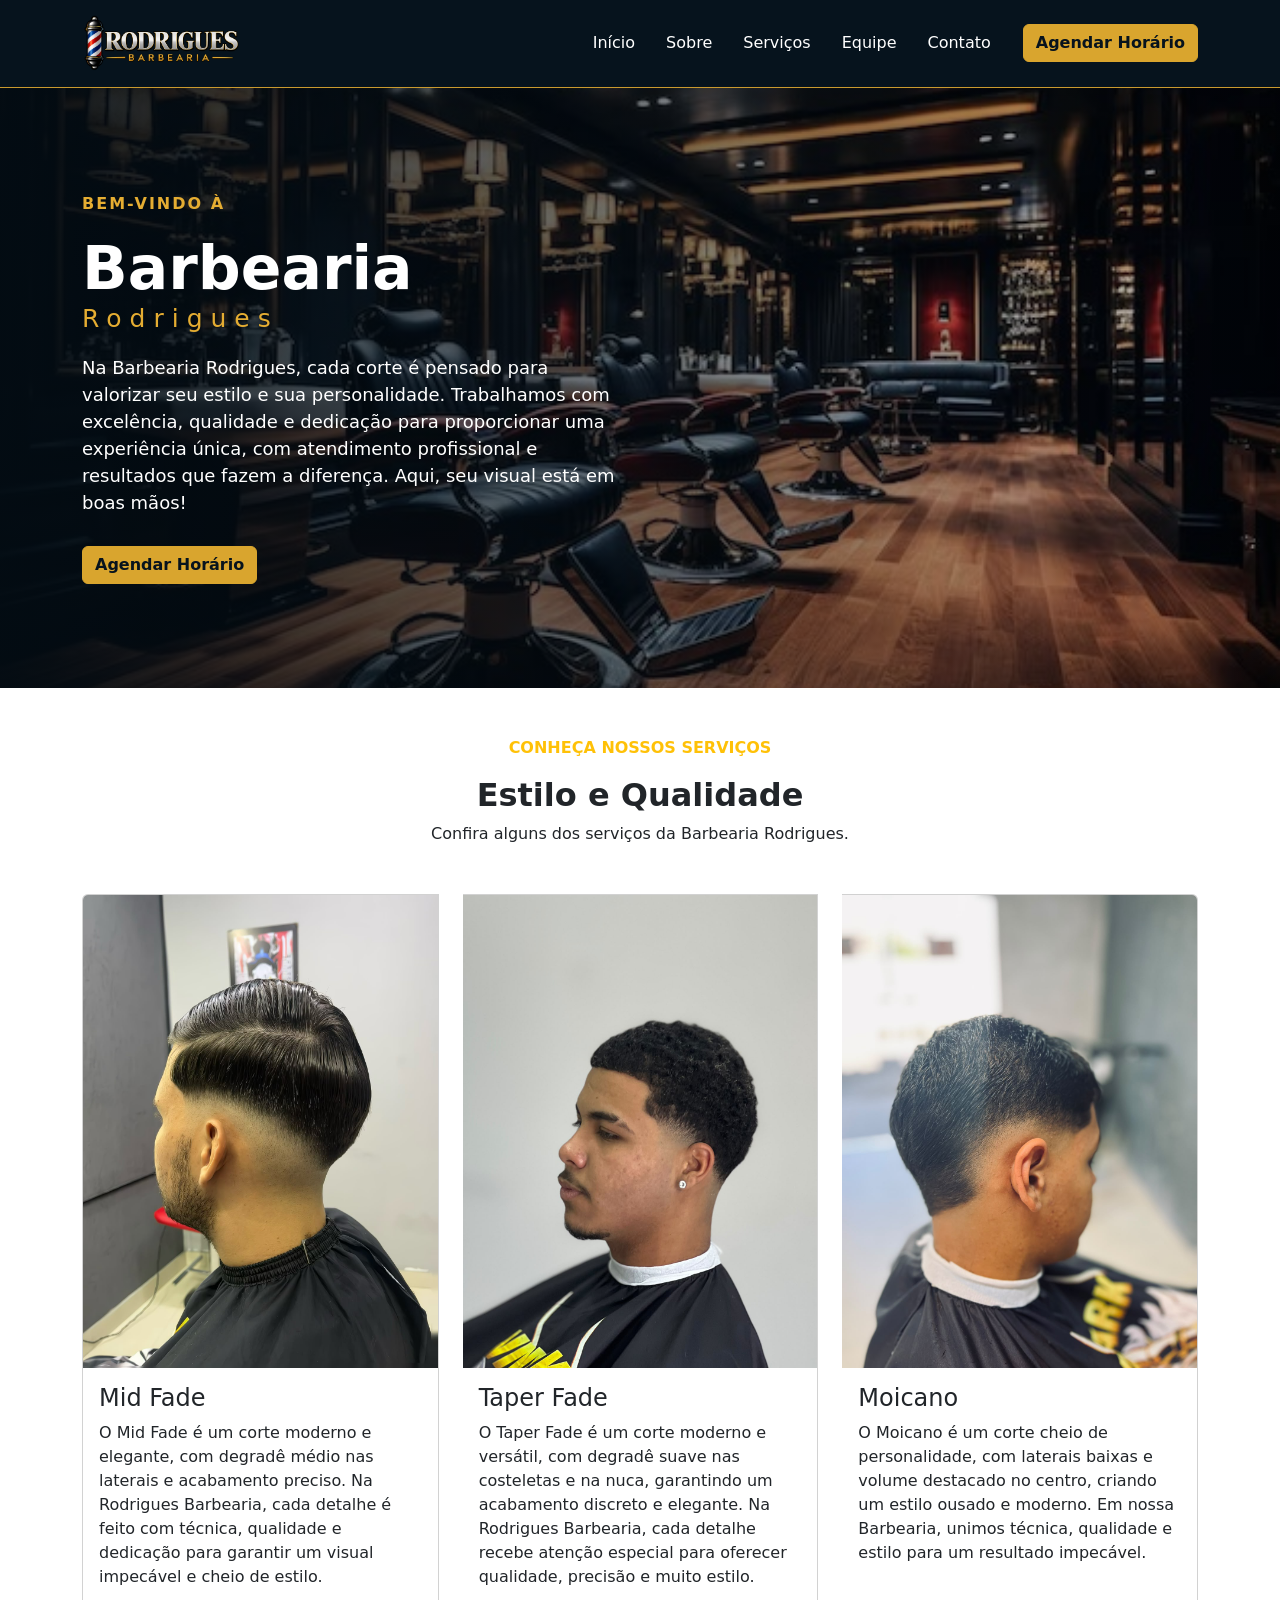
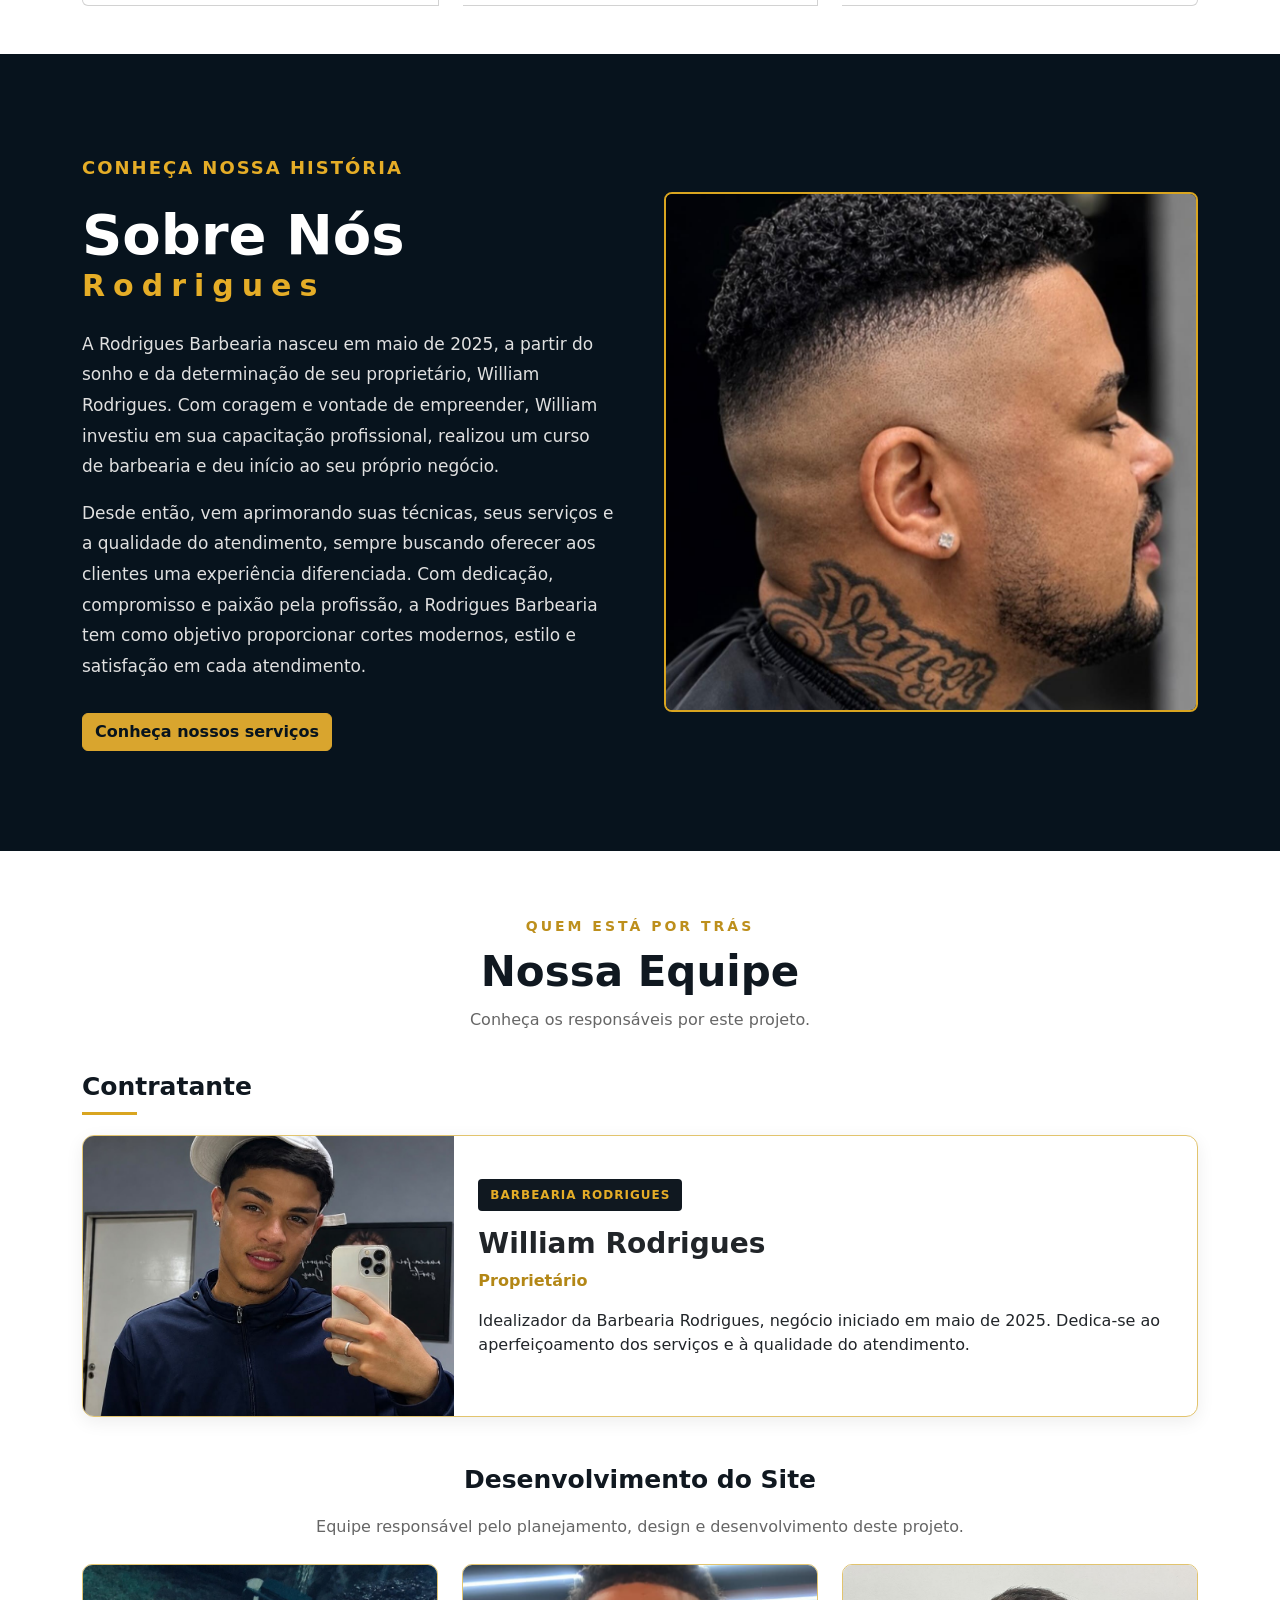
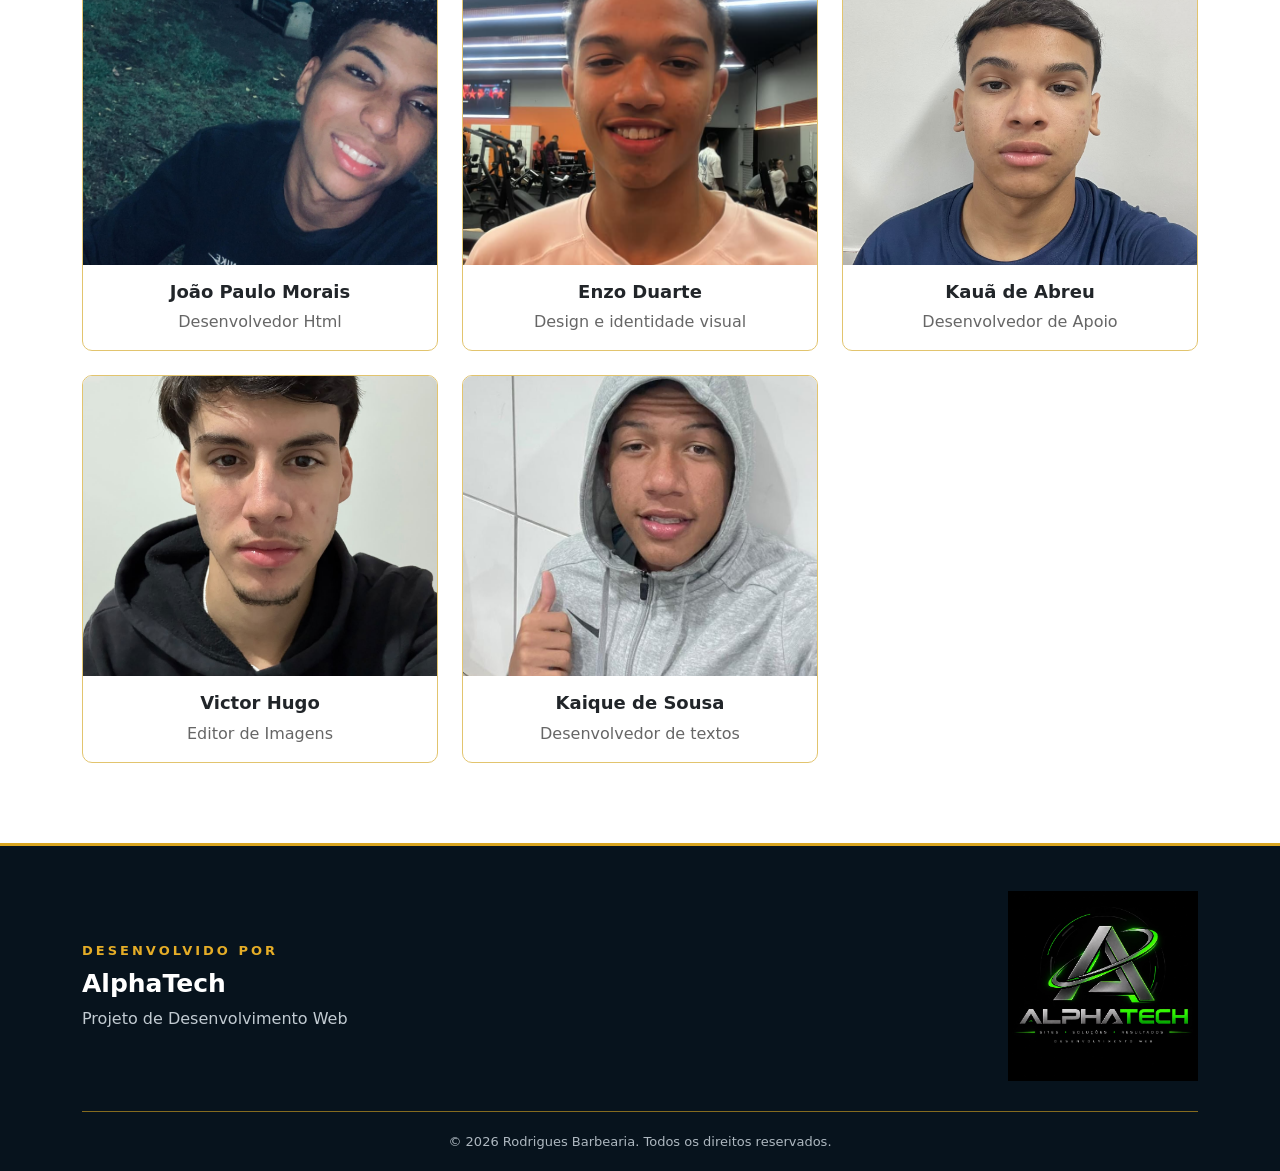
<file: index.html>
<!DOCTYPE html>
<html lang="pt-br">
<head>
    <meta charset="UTF-8">
    <meta name="viewport" content="width=device-width, initial-scale=1.0">
    <title>Barbearia Rodrigues</title>
    <link rel="icon" type="image/png" href="Imagens/LogoBarbearia.png">
    
    <!-- Bootstrap -->
    <link 
        href="https://cdn.jsdelivr.net/npm/bootstrap@5.3.8/dist/css/bootstrap.min.css" 
        rel="stylesheet">
    <!-- Nosso CSS -->
    <link rel="stylesheet" href="css/style.css">
</head>

<body>

    <!-- NAVBAR -->
    <nav class="navbar navbar-expand-lg" data-bs-theme="dark">

    <div class="container">

        <!-- LOGO -->
        <a class="navbar-brand" href="#inicio">
            <img src="Imagens/LogoNav.png" alt="Barbearia Rodrigues">
        </a>

        <!-- BOTÃO MOBILE -->
        <button 
            class="navbar-toggler"
            type="button"
            data-bs-toggle="collapse"
            data-bs-target="#menuNavbar"
            aria-controls="menuNavbar"
            aria-expanded="false"
            aria-label="Abrir menu">

            <span class="navbar-toggler-icon"></span>

        </button>

        <!-- LINKS -->
        <div class="collapse navbar-collapse" id="menuNavbar">

            <ul class="navbar-nav ms-auto">

                <li class="nav-item">
                    <a class="nav-link active" href="index.html">
                        Início
                    </a>
                </li>

                <li class="nav-item">
                    <a class="nav-link" href="#sobre">
                        Sobre
                    </a>
                </li>

                <li class="nav-item">
                    <a class="nav-link" href="#servicos">
                        Serviços
                    </a>
                </li>

                <li class="nav-item">
                    <a class="nav-link" href="#equipe">
                        Equipe
                    </a>
                </li>


                <li class="nav-item">
                    <a class="nav-link" href="https://www.instagram.com/rodriguess_cortes?obrf=MXJrN2traG5zN2w4OA==">
                        Contato
                    </a>
                </li>
            </ul>

            <!-- BOTÃO -->
            <a href="https://www.instagram.com/rodriguess_cortes?obrf=MXJrN2traG5zN2w4OA==" class="btn btn-agendar ms-lg-4">
                Agendar Horário
            </a>
        </div>
    </div>
</nav>
    <!-- FIM DA NAVBAR -->

    <section id="inicio" class="hero">
    <div class="container">
        <div class="hero-conteudo">
            <p class="subtitulo">BEM-VINDO À</p>
            <h1>Barbearia</h1>
            <h2>Rodrigues</h2>
            <p class="descricao">
                Na Barbearia Rodrigues, cada corte é pensado para valorizar seu estilo e sua personalidade. Trabalhamos com excelência, qualidade e dedicação para proporcionar uma experiência única, com atendimento profissional e resultados que fazem a diferença. Aqui, seu visual está em boas mãos!
            </p>
            <a href="https://www.instagram.com/rodriguess_cortes?obrf=MXJrN2traG5zN2w4OA==" class="btn btn-agendar">
                Agendar Horário
            </a>
        </div>
    </div>
</section>
    
    <!-- CONTEÚDO DO SITE -->

    
<!-- SEÇÃO DE CARDS -->
<section id="servicos" class="py-5">
    <div class="container">

        <div class="text-center mb-5">
            <p class="text-warning fw-bold">
                CONHEÇA NOSSOS SERVIÇOS
            </p>

            <h2 class="fw-bold">Estilo e Qualidade</h2>

            <p>
                Confira alguns dos serviços da Barbearia Rodrigues.
            </p>
        </div>
        <div class="card-group gap-4">

            <!-- CARD 1 -->
            <div class="card">
                <img src="Imagens/MidFade.jpg.jpeg"
                     class="card-img-top"
                     alt="Corte de cabelo masculino">

                <div class="card-body">
                    <h4 class="card-title">Mid Fade</h4>
                    <p class="card-text">
                        O Mid Fade é um corte moderno e elegante, com degradê médio nas laterais e acabamento preciso. Na Rodrigues Barbearia, cada detalhe é feito com técnica, qualidade e dedicação para garantir um visual impecável e cheio de estilo.
                    </p>
                </div>
            </div>

            <!-- CARD 2 -->
            <div class="card">
                <img src="Imagens/TaperFade.jpg.jpeg"
                     class="card-img-top"
                     alt="Serviço de barba">

                <div class="card-body">
                    <h4 class="card-title">Taper Fade</h4>
                    <p class="card-text">
                       O Taper Fade é um corte moderno e versátil, com degradê suave nas costeletas e na nuca, garantindo um acabamento discreto e elegante. Na Rodrigues Barbearia, cada detalhe recebe atenção especial para oferecer qualidade, precisão e muito estilo.
                    </p>
                </div>
            </div>

            <!-- CARD 3 -->
            <div class="card">
                <img src="Imagens/Moicano.jpg.jpeg"
                     class="card-img-top"
                     alt="Corte de cabelo e barba">

                <div class="card-body">
                    <h4 class="card-title">Moicano</h4>
                    <p class="card-text">
                       O Moicano é um corte cheio de personalidade, com laterais baixas e volume destacado no centro, criando um estilo ousado e moderno. Em nossa Barbearia, unimos técnica, qualidade e estilo para um resultado impecável.
                    </p>
                </div>
            </div>

        </div>
    </div>
</section>
<!-- FIM DA SEÇÃO DE CARDS -->

<!-- SEÇÃO SOBRE -->

<!-- SEÇÃO SOBRE NÓS -->
<section id="sobre" class="sobre-nos">
    <div class="container">
        <div class="row align-items-center g-5">

            <!-- TEXTO -->
            <div class="col-lg-6 sobre-conteudo">

                <p class="subtitulo">CONHEÇA NOSSA HISTÓRIA</p>

                <h2 class="sobre-titulo">
                    Sobre Nós
                </h2>

                <h3 class="sobre-nome">
                    Rodrigues
                </h3>

                <p class="sobre-descricao">
                    A Rodrigues Barbearia nasceu em maio de 2025, a partir do sonho e da determinação de seu proprietário, William Rodrigues. Com coragem e vontade de empreender, William investiu em sua capacitação profissional, realizou um curso de barbearia e deu início ao seu próprio negócio.

                </p>

                <p class="sobre-descricao">
                    Desde então, vem aprimorando suas técnicas, seus serviços e a qualidade do atendimento, sempre buscando oferecer aos clientes uma experiência diferenciada. Com dedicação, compromisso e paixão pela profissão, a Rodrigues Barbearia tem como objetivo proporcionar cortes modernos, estilo e satisfação em cada atendimento.
                </p>

                <a href="#servicos" class="btn btn-agendar mt-3">
                    Conheça nossos serviços
                </a>

            </div>

            <!-- FOTO -->
            <div class="col-lg-6">
                <div class="sobre-imagem">
                    <img
                        src="Imagens/SobreFnd.jpeg"
                        alt="Corte realizado na Barbearia Rodrigues"
                        class="img-fluid">
                </div>
            </div>

        </div>
    </div>
</section>
<!-- FIM SOBRE NÓS -->

<!-- SEÇÃO EQUIPE -->

<!-- SEÇÃO EQUIPE -->
<section id="equipe" class="equipe">
    <div class="container">

        <!-- TÍTULO -->
        <div class="equipe-cabecalho text-center">
            <p class="equipe-subtitulo">QUEM ESTÁ POR TRÁS</p>
            <h2>Nossa Equipe</h2>
            <p>Conheça os responsáveis por este projeto.</p>
        </div>

        <!-- CONTRATANTE -->
        <h3 class="equipe-divisao">Contratante</h3>

        <div class="card contratante-card mb-5">
            <div class="row g-0 align-items-center">

                <div class="col-md-4">
                    <img
                        src="Imagens/WilliamPRP.jpeg"
                        class="foto-contratante"
                        alt="William Rodrigues">
                </div>

                <div class="col-md-8">
                    <div class="card-body p-4">
                        <span class="equipe-etiqueta">
                             BARBEARIA RODRIGUES
                        </span>

                        <h3 class="mt-3">William Rodrigues</h3>

                        <p class="cargo">Proprietário</p>

                        <p>
                            Idealizador da Barbearia Rodrigues,
                            negócio iniciado em maio de 2025.
                            Dedica-se ao aperfeiçoamento dos
                            serviços e à qualidade do atendimento.
                        </p>
                    </div>
                </div>

            </div>
        </div>

        <!-- DESENVOLVEDORES -->
        <div class="text-center equipe-desenvolvimento">
            <h3>Desenvolvimento do Site</h3>
            <p>
                Equipe responsável pelo planejamento,
                design e desenvolvimento deste projeto.
            </p>
        </div>

        <div class="row g-4">

            <!-- INTEGRANTE 1 -->
            <div class="col-12 col-md-4">
                <div class="card desenvolvedor-card h-100">
                    <img
                        src="Imagens/JoãoEQP.jpeg"
                        class="foto-desenvolvedor"
                        alt="Integrante 1">

                    <div class="card-body text-center">
                        <h4>João Paulo Morais</h4>
                        <p>Desenvolvedor Html</p>
                    </div>
                </div>
            </div>

            <!-- INTEGRANTE 2 -->
            <div class="col-12 col-md-4">
                <div class="card desenvolvedor-card h-100">
                    <img
                        src="Imagens/EnzpEQP.jpeg"
                        class="foto-desenvolvedor"
                        alt="Integrante 2">

                    <div class="card-body text-center">
                        <h4>Enzo Duarte</h4>
                        <p>Design e identidade visual</p>
                    </div>
                </div>
            </div>

            <!-- INTEGRANTE 3 -->
            <div class="col-12 col-md-4">
                <div class="card desenvolvedor-card h-100">
                    <img
                        src="Imagens/KauãEQP.jpeg"
                        class="foto-desenvolvedor"
                        alt="Integrante 3">

                    <div class="card-body text-center">
                        <h4>Kauã de Abreu</h4>
                        <p>Desenvolvedor de Apoio</p>
                    </div>
                </div>
            </div>

            <!-- INTEGRANTE 4 -->
            <div class="col-12 col-md-4">
                <div class="card desenvolvedor-card h-100">
                    <img
                        src="Imagens/VictorEQP.jpeg"
                        class="foto-desenvolvedor"
                        alt="Integrante 4">

                    <div class="card-body text-center">
                        <h4>Victor Hugo</h4>
                        <p>Editor de Imagens</p>
                    </div>
                </div>
            </div>

            <!-- INTEGRANTE 5 -->
            <div class="col-12 col-md-4">
                <div class="card desenvolvedor-card h-100">
                    <img
                        src="Imagens/KaiqueEQP.jpeg"
                        class="foto-desenvolvedor"
                        alt="Integrante 5">

                    <div class="card-body text-center">
                        <h4>Kaique de Sousa</h4>
                        <p>Desenvolvedor de textos</p>
                    </div>
                </div>
            </div>

        </div>
    </div>
</section>
<!-- FIM DA EQUIPE -->

<!-- FIM DA SEÇÃO EQUIPE -->


<!-- RODAPÉ -->
<footer class="rodape">
    <div class="container">

        <div class="row align-items-center gy-4">

            <!-- DESENVOLVIDO POR -->
            <div class="col-md-8">
                <p class="rodape-legenda">DESENVOLVIDO POR</p>

                <h3 class="rodape-titulo">
                    AlphaTech
                </h3>

                <p class="rodape-descricao">
                    Projeto de Desenvolvimento Web
                </p>
            </div>

            <!-- ESPAÇO PARA A LOGO -->
            <div class="col-md-4 text-md-end">
                <a href="#inicio" class="rodape-logo">
                    <img
                        src="Imagens/LOGOdev.jpeg"
                        alt="Logo da Desenvolvedora do Site">
                </a>
            </div>
        </div>
        <hr class="rodape-linha">
        <div class="rodape-final text-center">
            <p>
                &copy; 2026 Rodrigues Barbearia.
                Todos os direitos reservados.
            </p>
        </div>
    </div>
</footer>
<!-- FIM DO RODAPÉ -->
    <!-- JavaScript do Bootstrap -->
    <script src="https://cdn.jsdelivr.net/npm/bootstrap@5.3.8/dist/js/bootstrap.bundle.min.js"></script>
</body>
</html>
</file>
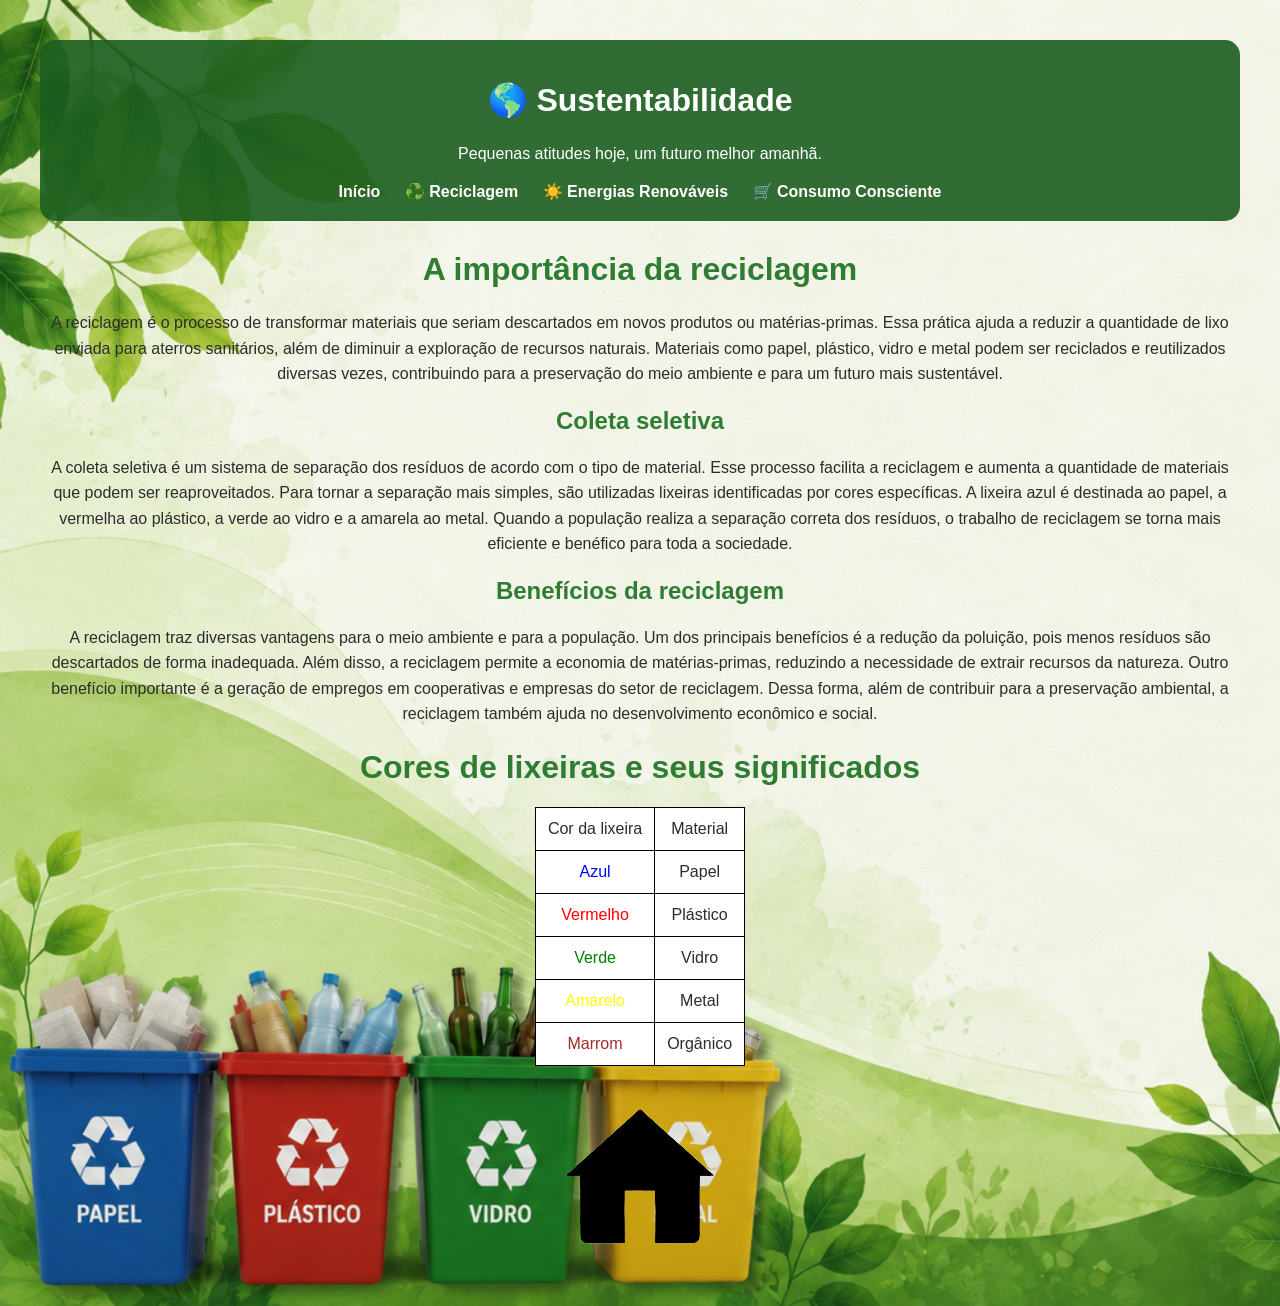
<file: página 1.html>
<!doctype html>
<html lang="pt-br">
    <head>
        <title>Reciclagem</title>
        <meta charset="utf-8">
        <link rel="stylesheet" href="css/styles.css">
    </head>
    <body background="imagens/fundo3.png" class="reciclagem">
    <header>
    <h1>🌎 Sustentabilidade</h1>
    <p>Pequenas atitudes hoje, um futuro melhor amanhã.</p>

    <nav>
        <a href="index.html">Início</a>
        <a href="página 1.html">♻️ Reciclagem</a>
        <a href="página 2.html">☀️ Energias Renováveis</a>
        <a href="página 3.html">🛒 Consumo Consciente</a>
    </nav>
</header>

        <h1>A importância da reciclagem</h1>
        <p>A reciclagem é o processo de transformar materiais que seriam descartados em novos produtos ou matérias-primas. Essa prática ajuda a reduzir a quantidade de lixo enviada para aterros sanitários, além de diminuir a exploração de recursos naturais. Materiais como papel, plástico, vidro e metal podem ser reciclados e reutilizados diversas vezes, contribuindo para a preservação do meio ambiente e para um futuro mais sustentável.</p>
       
        <h2>Coleta seletiva</h2>
        <p>A coleta seletiva é um sistema de separação dos resíduos de acordo com o tipo de material. Esse processo facilita a reciclagem e aumenta a quantidade de materiais que podem ser reaproveitados. Para tornar a separação mais simples, são utilizadas lixeiras identificadas por cores específicas. A lixeira azul é destinada ao papel, a vermelha ao plástico, a verde ao vidro e a amarela ao metal. Quando a população realiza a separação correta dos resíduos, o trabalho de reciclagem se torna mais eficiente e benéfico para toda a sociedade.</p>
        

        <h2>Benefícios da reciclagem</h2>
        <p>A reciclagem traz diversas vantagens para o meio ambiente e para a população. Um dos principais benefícios é a redução da poluição, pois menos resíduos são descartados de forma inadequada. Além disso, a reciclagem permite a economia de matérias-primas, reduzindo a necessidade de extrair recursos da natureza. Outro benefício importante é a geração de empregos em cooperativas e empresas do setor de reciclagem. Dessa forma, além de contribuir para a preservação ambiental, a reciclagem também ajuda no desenvolvimento econômico e social.</p>

        <h1>Cores de lixeiras e seus significados</h1>
        
         <center>
        <table border="1px" bordercolor="black" cellpadding="50px">
        
            <TR>
                <TD>Cor da lixeira</TD>
                <TD>Material</TD>
            </TR>
            
            <TR>
                <TD><FONT color="blue">Azul</FONT></TD>
                <TD>Papel</TD>
            </TR>
            
            <TR>
                <TD><FONT color="red">Vermelho</FONT></TD>
                <TD>Plástico</TD>
            </TR>
            
            <TR>
                <TD><FONT color="Green">Verde</FONT></TD>
                <TD>Vidro</TD>
            </TR>
            
            <TR>
                <TD><FONT color="yellow">Amarelo</FONT></TD>
                <TD>Metal</TD>
            </TR>
            
            <TR>
                <TD><FONT color="brown">Marrom</FONT></TD>
                <TD>Orgânico</TD>
            </TR>
        
        </table>
        </center>

        <a href="index.html"><img src="imagens/voltar.png"></a>
        
    </body>
</html>
</file>
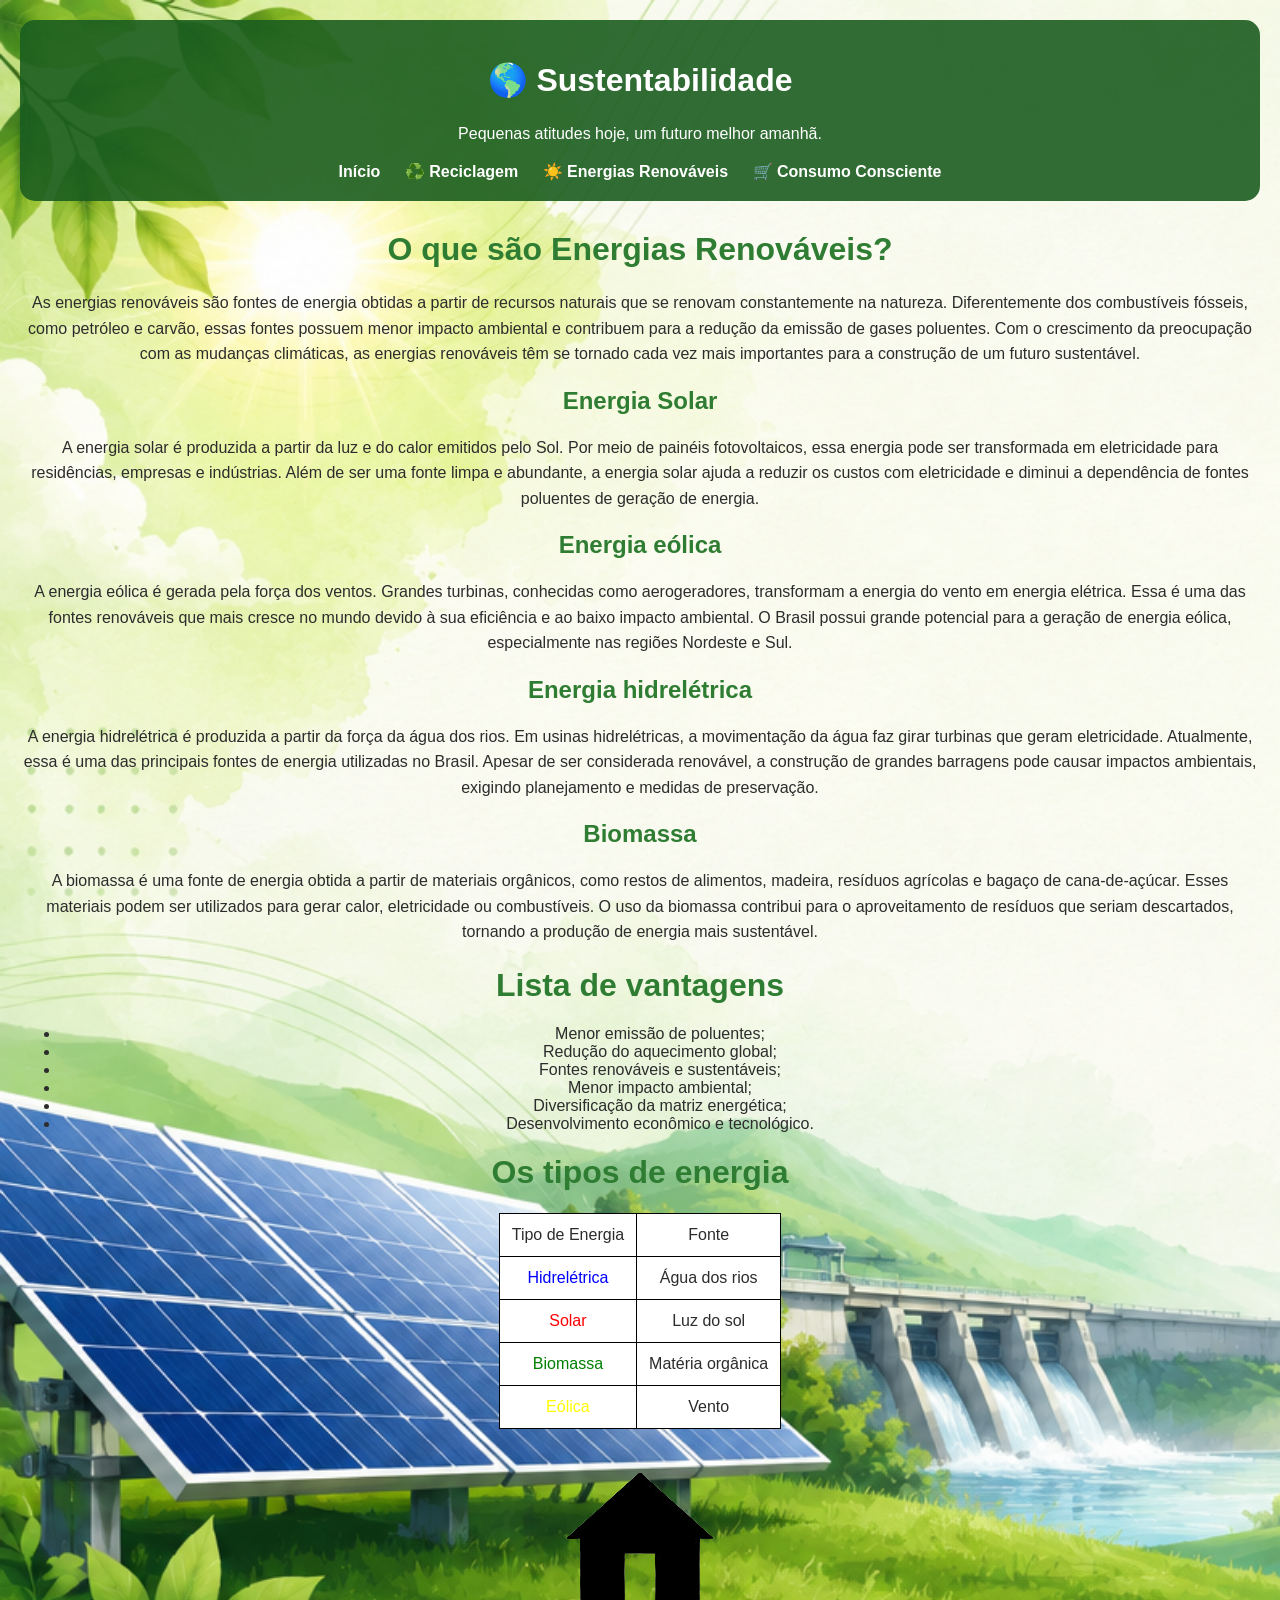
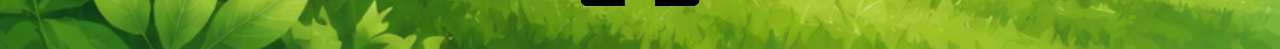
<file: página 2.html>
<!doctype html>
<html lang="pt-br">
    <head>
        <title>Energia Solar</title>
        <meta charset="utf-8">
        <link rel="stylesheet" href="css/styles.css">
    </head>
    <body background="imagens/fundo2.png" class="renovavel">
    <header>
    <h1>🌎 Sustentabilidade</h1>
    <p>Pequenas atitudes hoje, um futuro melhor amanhã.</p>

    <nav>
        <a href="index.html">Início</a>
        <a href="página 1.html">♻️ Reciclagem</a>
        <a href="página 2.html">☀️ Energias Renováveis</a>
        <a href="página 3.html">🛒 Consumo Consciente</a>
    </nav>
</header>

        <h1>O que são Energias Renováveis?</h1>
       <p>As energias renováveis são fontes de energia obtidas a partir de recursos naturais que se renovam constantemente na natureza. Diferentemente dos combustíveis fósseis, como petróleo e carvão, essas fontes possuem menor impacto ambiental e contribuem para a redução da emissão de gases poluentes. Com o crescimento da preocupação com as mudanças climáticas, as energias renováveis têm se tornado cada vez mais importantes para a construção de um futuro sustentável.</p>
      
        <h2>Energia Solar</h2>
        <p>A energia solar é produzida a partir da luz e do calor emitidos pelo Sol. Por meio de painéis fotovoltaicos, essa energia pode ser transformada em eletricidade para residências, empresas e indústrias. Além de ser uma fonte limpa e abundante, a energia solar ajuda a reduzir os custos com eletricidade e diminui a dependência de fontes poluentes de geração de energia.</p>

        <h2>Energia eólica</h2>
        <p>A energia eólica é gerada pela força dos ventos. Grandes turbinas, conhecidas como aerogeradores, transformam a energia do vento em energia elétrica. Essa é uma das fontes renováveis que mais cresce no mundo devido à sua eficiência e ao baixo impacto ambiental. O Brasil possui grande potencial para a geração de energia eólica, especialmente nas regiões Nordeste e Sul.</p>
       
       <h2>Energia hidrelétrica</h2>
       <p>A energia hidrelétrica é produzida a partir da força da água dos rios. Em usinas hidrelétricas, a movimentação da água faz girar turbinas que geram eletricidade. Atualmente, essa é uma das principais fontes de energia utilizadas no Brasil. Apesar de ser considerada renovável, a construção de grandes barragens pode causar impactos ambientais, exigindo planejamento e medidas de preservação.</p>
       
       <h2>Biomassa</h2>
       <p>A biomassa é uma fonte de energia obtida a partir de materiais orgânicos, como restos de alimentos, madeira, resíduos agrícolas e bagaço de cana-de-açúcar. Esses materiais podem ser utilizados para gerar calor, eletricidade ou combustíveis. O uso da biomassa contribui para o aproveitamento de resíduos que seriam descartados, tornando a produção de energia mais sustentável.</p>
      
      <h1>Lista de vantagens</h1>
      <center>
        <ul>
            <li>Menor emissão de poluentes;</li>
            <li>Redução do aquecimento global;</li>
            <li>Fontes renováveis e sustentáveis;</li>
            <li>Menor impacto ambiental;</li>
            <li>Diversificação da matriz energética;</li>
            <li>Desenvolvimento econômico e tecnológico.</li>
        </ul>
      </center>
      
        <h1>Os tipos de energia</h1>
        
         <center>
        <table border="1px" bordercolor="black" cellpadding="50px">
        
            <TR>
                <TD>Tipo de Energia</TD>
                <TD>Fonte</TD>
            </TR>
            
            <TR>
                <TD><FONT color="blue">Hidrelétrica</FONT></TD>
                <TD>Água dos rios</TD>
            </TR>
            
            <TR>
                <TD><FONT color="red">Solar</FONT></TD>
                <TD>Luz do sol</TD>
            </TR>
            
            <TR>
                <TD><FONT color="Green">Biomassa</FONT></TD>
                <TD>Matéria orgânica</TD>
            </TR>
            
            <TR>
                <TD><FONT color="yellow">Eólica</FONT></TD>
                <TD>Vento</TD>
            </TR>
        
        </table>
        </center>

        <a href="index.html"><img src="imagens/voltar.png"></a>
        
    </body>
</html>
</file>
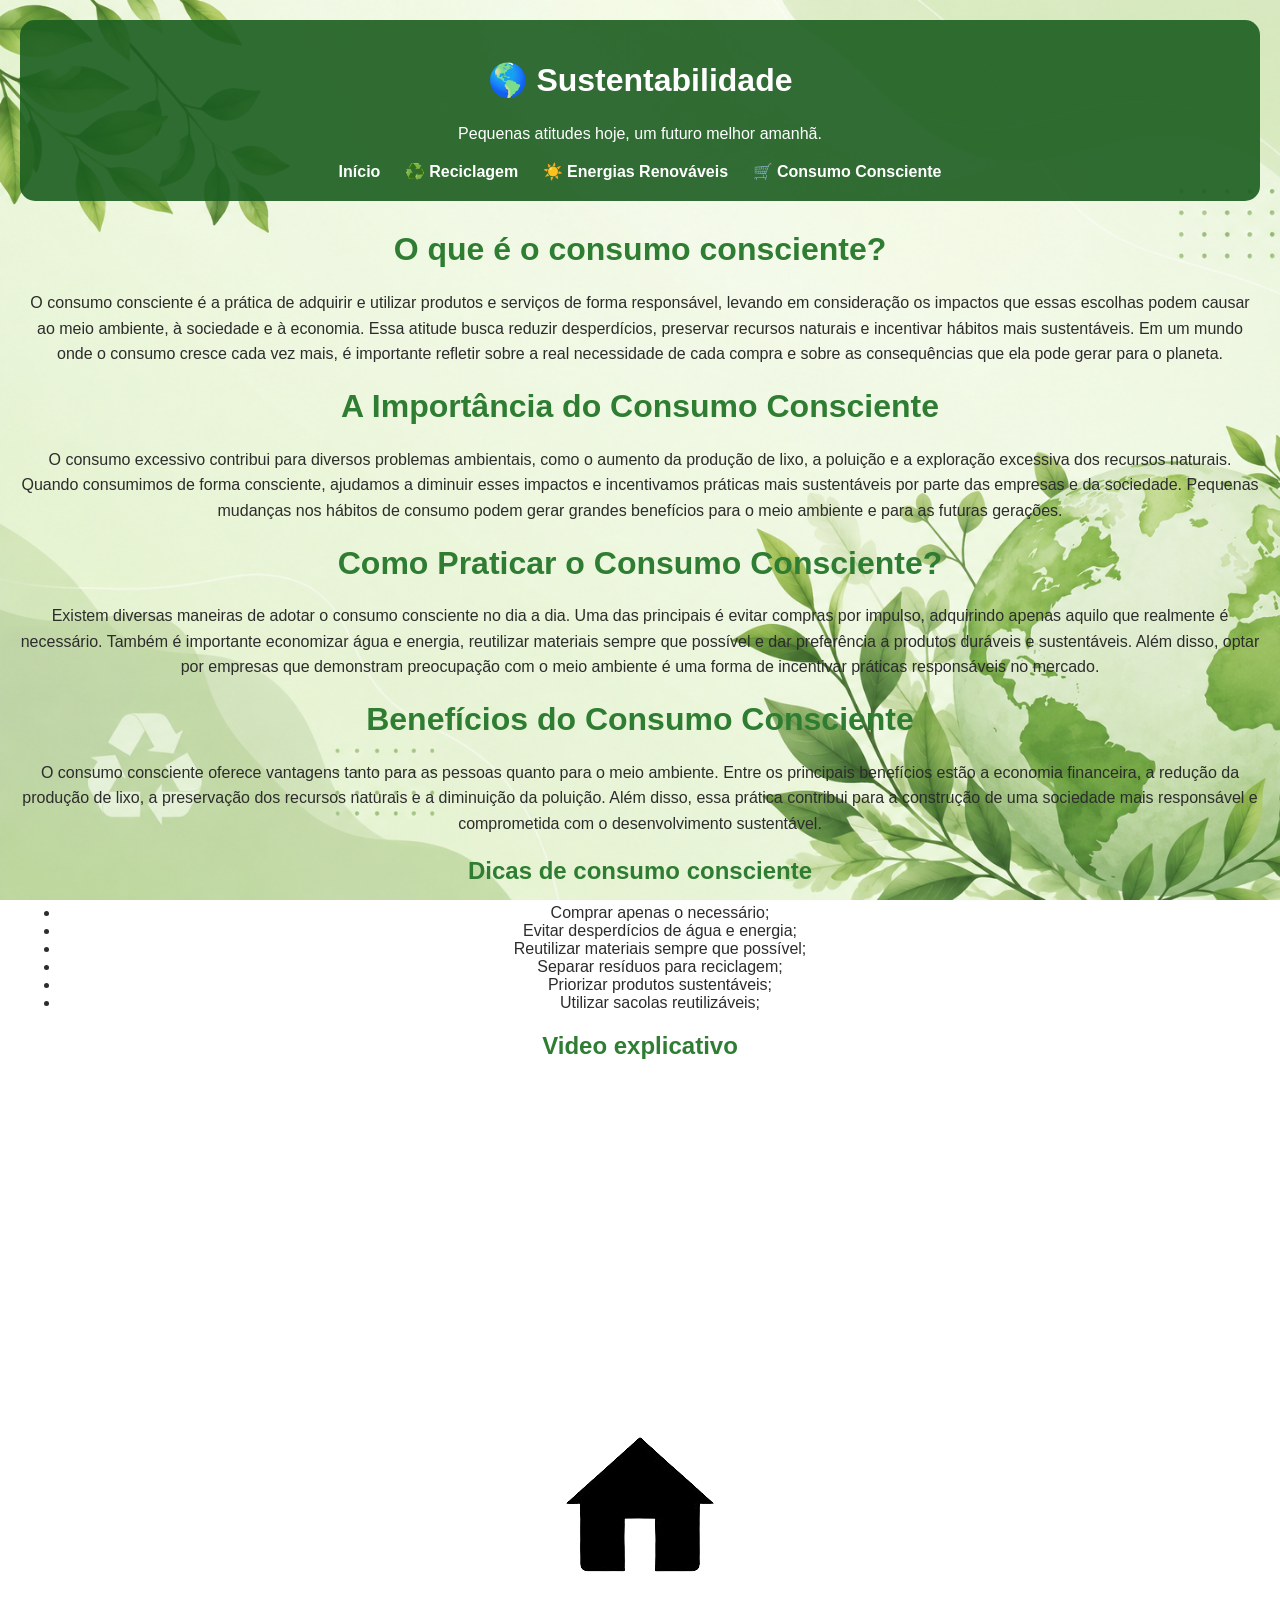
<file: página 3.html>
<!doctype html>
<html lang="pt-br">
    <head>
        <link rel="stylesheet" href="css/styles.css">
        <title>Consumo consciente</title>
        <meta charset="utf-8">
        
    </head>

    <body background="imagens/fundo1.png" class="inicio">

    <header>
    <h1>🌎 Sustentabilidade</h1>
    <p>Pequenas atitudes hoje, um futuro melhor amanhã.</p>

    <nav>
        <a href="index.html">Início</a>
        <a href="página 1.html">♻️ Reciclagem</a>
        <a href="página 2.html">☀️ Energias Renováveis</a>
        <a href="página 3.html">🛒 Consumo Consciente</a>
    </nav>
</header>


        <h1>O que é o consumo consciente?</h1>
       <p>O consumo consciente é a prática de adquirir e utilizar produtos e serviços de forma responsável, levando em consideração os impactos que essas escolhas podem causar ao meio ambiente, à sociedade e à economia. Essa atitude busca reduzir desperdícios, preservar recursos naturais e incentivar hábitos mais sustentáveis. Em um mundo onde o consumo cresce cada vez mais, é importante refletir sobre a real necessidade de cada compra e sobre as consequências que ela pode gerar para o planeta.</p>
      
        <h1>A Importância do Consumo Consciente</h1>
        <p>O consumo excessivo contribui para diversos problemas ambientais, como o aumento da produção de lixo, a poluição e a exploração excessiva dos recursos naturais. Quando consumimos de forma consciente, ajudamos a diminuir esses impactos e incentivamos práticas mais sustentáveis por parte das empresas e da sociedade. Pequenas mudanças nos hábitos de consumo podem gerar grandes benefícios para o meio ambiente e para as futuras gerações.</p>

        <h1>Como Praticar o Consumo Consciente?</h1>
        <p>Existem diversas maneiras de adotar o consumo consciente no dia a dia. Uma das principais é evitar compras por impulso, adquirindo apenas aquilo que realmente é necessário. Também é importante economizar água e energia, reutilizar materiais sempre que possível e dar preferência a produtos duráveis e sustentáveis. Além disso, optar por empresas que demonstram preocupação com o meio ambiente é uma forma de incentivar práticas responsáveis no mercado.</p>
       
       <h1>Benefícios do Consumo Consciente</h1>
       <p>O consumo consciente oferece vantagens tanto para as pessoas quanto para o meio ambiente. Entre os principais benefícios estão a economia financeira, a redução da produção de lixo, a preservação dos recursos naturais e a diminuição da poluição. Além disso, essa prática contribui para a construção de uma sociedade mais responsável e comprometida com o desenvolvimento sustentável.</p>
       
    
      <h2>Dicas de consumo consciente</h2>
      <center>
        <ul>
            <li>Comprar apenas o necessário;</li>
            <li>Evitar desperdícios de água e energia;</li>
            <li>Reutilizar materiais sempre que possível;</li>
            <li>Separar resíduos para reciclagem;</li>
            <li>Priorizar produtos sustentáveis;</li>
            <li>Utilizar sacolas reutilizáveis;</li>
        </ul>
     </center>
       <h2>Video explicativo</h2>
       <center>
       <iframe width="650" height="310" src="https://www.youtube.com/embed/3_eQ9iqdMDM" title="Consumo Consciente e Sustentabilidade - Construindo um Futuro Responsável" frameborder="0" allow="accelerometer; autoplay; clipboard-write; encrypted-media; gyroscope; picture-in-picture; web-share" referrerpolicy="strict-origin-when-cross-origin" allowfullscreen></iframe>
    </center>
        <a href="index.html"><img src="imagens/voltar.png"></a>
        
    </body>
</html>
</file>
<file: css/style.css>
.navbar {
    background-color: #06131d;
    border-bottom: 1px solid #c99a2e;
}

.navbar-brand img {
    width: 160px;
    height: auto;
}

.navbar .nav-link {
    color: #ffffff;
    margin-left: 15px;
}

.navbar .nav-link:hover {
    color: #d9a52e;
}

.btn-agendar {
    background-color: #d9a52e;
    color: #07131d;
    border: 1px solid #d9a52e;
    font-weight: bold;
}

.btn-agendar:hover {
    background-color: transparent;
    color: #d9a52e;
}

.hero {
    min-height: 600px;

    background-image: 
        linear-gradient(
            to right,
            rgba(3, 12, 19, 0.95),
            rgba(3, 12, 19, 0.55),
            rgba(3, 12, 19, 0.20)
        ),
        url("../Imagens/barbearia_fundo.png");

    background-size: cover;
    background-position: center;
    background-repeat: no-repeat;

    display: flex;
    align-items: center;
}


.hero-conteudo {
    max-width: 550px;
}

.subtitulo {
    color: #e5ad32;
    font-weight: bold;
    letter-spacing: 2px;
}

.hero h1 {
    color: white;
    font-size: 60px;
    font-weight: bold;
    margin: 0;
}

.hero h2 {
    color: #e5ad32;
    font-size: 25px;
    letter-spacing: 8px;
    margin-bottom: 20px;
}

.descricao {
    color: white;
    font-size: 18px;
    margin-bottom: 30px;
    
}

html {
    scroll-behavior: smooth;
}

#servicos {
    scroll-margin-top: 105px;
}


/* SEÇÃO SOBRE NÓS */
.sobre-nos {
    background-color: #07131d;
    color: #ffffff;
    padding: 100px 0;
}

/* Subtítulo dourado */
.sobre-nos .subtitulo {
    color: #e5ad27;
    font-size: 18px;
    font-weight: bold;
    letter-spacing: 2px;
    margin-bottom: 20px;
}

/* Título principal */
.sobre-titulo {
    color: #ffffff;
    font-size: 56px;
    font-weight: bold;
    margin-bottom: 0;
}

/* Nome da barbearia */
.sobre-nome {
    color: #e5ad27;
    font-size: 30px;
    font-weight: bold;
    letter-spacing: 8px;
    margin-bottom: 25px;
}

/* Texto da história */
.sobre-descricao {
    color: #e0e0e0;
    font-size: 17px;
    line-height: 1.8;
}

/* Imagem */
.sobre-imagem img {
    width: 100%;
    height: 520px;
    object-fit: cover;
    object-position: center;
    border-radius: 8px;
    border: 2px solid #d9a520;
}

/* Responsividade */
@media (max-width: 767px) {
    .sobre-nos {
        padding: 60px 0;
    }

    .sobre-titulo {
        font-size: 42px;
    }

    .sobre-nome {
        font-size: 25px;
        letter-spacing: 5px;
    }

    .sobre-imagem img {
        height: 400px;
    }
}



/* SEÇÃO EQUIPE */
.equipe {
    background: #fff;
    color: #101820;
    padding: 65px 0 80px;
}

.equipe-cabecalho {
    margin-bottom: 40px;
}

.equipe-subtitulo {
    color: #bd8f1c;
    font-size: 14px;
    font-weight: 700;
    letter-spacing: 3px;
    margin-bottom: 10px;
}

.equipe-cabecalho h2 {
    font-size: 42px;
    font-weight: 700;
    margin-bottom: 10px;
}

.equipe-cabecalho > p:last-child,
.equipe-desenvolvimento > p {
    color: #666;
}

/* TÍTULOS DAS DIVISÕES */
.equipe-divisao,
.equipe-desenvolvimento h3 {
    font-size: 25px;
    font-weight: 700;
    margin-bottom: 20px;
}

.equipe-divisao::after {
    content: "";
    display: block;
    width: 55px;
    height: 3px;
    background: #d9a520;
    margin-top: 10px;
}

/* CARD DA CONTRATANTE */
.contratante-card {
    border: 1px solid #e2c46e;
    border-radius: 12px;
    overflow: hidden;
    box-shadow: 0 5px 18px rgba(0, 0, 0, 0.07);
}

.foto-contratante {
    display: block;
    width: 100%;
    height: 280px;
    object-fit: cover;
}

.equipe-etiqueta {
    display: inline-block;
    background: #101820;
    color: #e5ad27;
    padding: 7px 12px;
    border-radius: 4px;
    font-size: 12px;
    font-weight: 700;
    letter-spacing: 1px;
}

.contratante-card h3 {
    font-weight: 700;
}

.cargo {
    color: #b38716;
    font-weight: 700;
}

/* DESENVOLVEDORES */
.equipe-desenvolvimento {
    margin: 45px 0 25px;
}

.desenvolvedor-card {
    border: 1px solid #e2c46e;
    border-radius: 10px;
    overflow: hidden;
    transition: transform 0.25s ease,
                box-shadow 0.25s ease;
}

.desenvolvedor-card:hover {
    transform: translateY(-5px);
    box-shadow: 0 8px 22px rgba(0, 0, 0, 0.1);
}

.foto-desenvolvedor {
    width: 100%;
    height: 300px;
    object-fit: cover;
    object-position: center;
}

.desenvolvedor-card h4 {
    font-size: 18px;
    font-weight: 700;
    margin-bottom: 8px;
}

.desenvolvedor-card p {
    color: #666;
    margin-bottom: 0;
}

/* CELULARES */
@media (max-width: 767px) {
    .equipe {
        padding: 45px 0 55px;
    }

    .equipe-cabecalho h2 {
        font-size: 34px;
    }

    .foto-contratante {
        height: 300px;
    }

    .foto-desenvolvedor {
        height: 320px;
    }
}


/* RODAPÉ */
.rodape {
    background-color: #07131d;
    color: #ffffff;
    padding: 45px 0 20px;
    border-top: 3px solid #d9a520;
}

/* LEGENDA */
.rodape-legenda {
    color: #e5ad27;
    font-size: 13px;
    font-weight: bold;
    letter-spacing: 3px;
    margin-bottom: 8px;
}

/* NOME DA EQUIPE */
.rodape-titulo {
    font-size: 25px;
    font-weight: bold;
    margin-bottom: 8px;
}

/* DESCRIÇÃO */
.rodape-descricao {
    color: #c2cbd2;
    margin-bottom: 0;
}

/* LOGO */
.rodape-logo img {
    max-width: 190px;
    width: 100%;
    height: auto;
    object-fit: contain;
    transition: transform 0.3s ease;
}

.rodape-logo img:hover {
    transform: scale(1.04);
}

/* LINHA DIVISÓRIA */
.rodape-linha {
    border-color: #d9a520;
    opacity: 0.6;
    margin: 30px 0 20px;
}

/* TEXTO FINAL */
.rodape-final p {
    color: #aeb8c0;
    font-size: 13px;
    margin-bottom: 0;
}

/* CELULAR */
@media (max-width: 767px) {
    .rodape {
        text-align: center;
        padding: 35px 0 20px;
    }

    .rodape-titulo {
        font-size: 22px;
    }

    .rodape-logo img {
        max-width: 160px;
    }
}
</file>
<file: css/styles.css>
@charset "utf-8";


body.inicio{
    font-family: Arial, Helvetica, sans-serif;
    margin: 20px;
    background-size: cover;
    background-attachment: fixed;
    color: #2c2c2c;
    background-image: url("../imagens/fundo1.png");
    background-repeat: no-repeat;
    

}

body.reciclagem{
    font-family: Arial, Helvetica, sans-serif;
    margin: 40px;
    background-size:cover ;
    background-attachment:unset;
    color: #2c2c2c;
    background-image: url("../imagens/fundo3.png");
    background-repeat: no-repeat;
}

body.renovavel{
    font-family: Arial, Helvetica, sans-serif;
    margin: 20px;
    background-size: cover;
    background-attachment:unset;
    color: #2c2c2c;
    background-image: url("../imagens/fundo2.png");
    background-repeat: no-repeat;
}

header{
    background-color: rgba(27,94,32,0.9);
    padding: 20px;
    border-radius: 15px;
    text-align: center;
    margin-bottom: 30px;
}

header h1,
header p{
    color: white;
}

nav{
    margin-top: 10px;
}

nav a{
    color: white;
    text-decoration: none;
    margin: 0 10px;
    font-weight: bold;
}

nav a:hover{
    text-decoration: underline;
}

h1,h2,h3,h4{
    text-align: center;
    color: #2E7D32;
}

p{
    text-align: center;
    line-height: 1.6;
}

img{
    display: block;
    margin: 20px auto;
    max-width: 100%;
    border-radius: 10px;
}

table{
    background-color: white;
    border-collapse: collapse;
    margin: 20px auto;
}

th,td{
    border: 1px solid #000;
    padding: 12px;
    text-align: center;
}

footer{
    background-color: rgba(27,94,32,0.9);
    color: white;
    text-align: center;
    padding: 15px;
    border-radius: 10px;
    margin-top: 30px;
}
</file>
